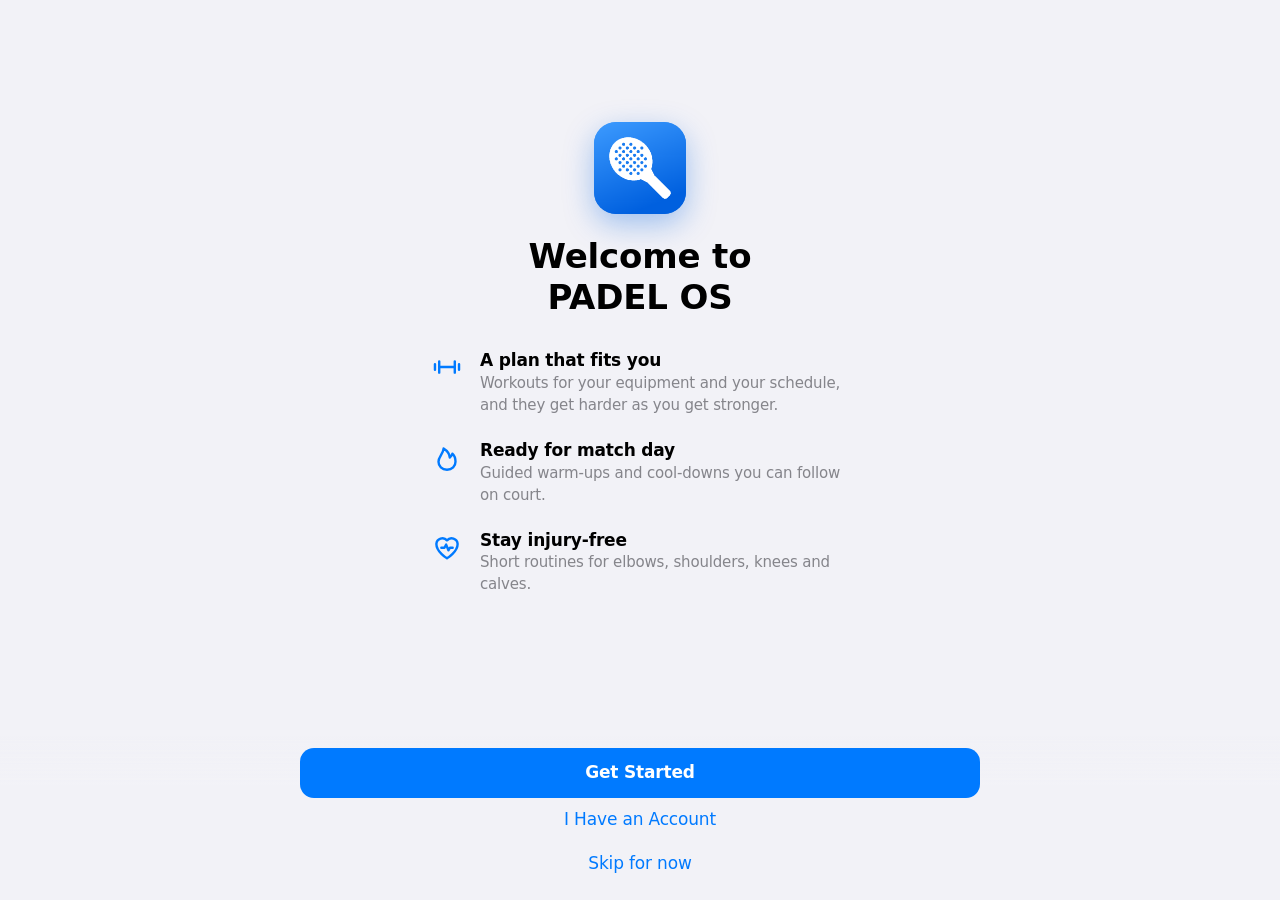
<file: index.html>
<!doctype html>
<html lang="en">
<head>
<meta charset="utf-8">
<meta name="viewport" content="width=device-width,initial-scale=1,viewport-fit=cover">
<meta name="theme-color" content="#F2F2F7" media="(prefers-color-scheme: light)">
<meta name="theme-color" content="#000000" media="(prefers-color-scheme: dark)">
<meta name="apple-mobile-web-app-capable" content="yes">
<meta name="mobile-web-app-capable" content="yes">
<meta name="apple-mobile-web-app-status-bar-style" content="default">
<meta name="apple-mobile-web-app-title" content="PADEL OS">
<meta name="description" content="Private, offline padel strength, warm-ups and injury prevention that adapt to you.">
<link rel="manifest" href="manifest.webmanifest">
<link rel="apple-touch-icon" href="icon-180.png">
<link rel="stylesheet" href="app.css">
<title>PADEL OS</title>
</head>
<body data-route="today">
<main id="app" tabindex="-1"></main>
<div id="restbar" class="restbar" hidden role="timer" aria-live="off"></div>
<nav class="tabbar" aria-label="Tabs">
  <a href="#/today" data-route="today"><svg class="i" viewBox="0 0 24 24" aria-hidden="true"><rect x="3.5" y="5" width="17" height="15.5" rx="3.5"/><path d="M3.5 10h17M8 3v4M16 3v4"/><circle cx="12" cy="15" r="1.6" fill="currentColor" stroke="none"/></svg>Today</a>
  <a href="#/overview" data-route="overview"><svg class="i" viewBox="0 0 24 24" aria-hidden="true"><path d="M5 20V13M12 20V5M19 20v-9"/></svg>Progress</a>
  <a href="#/plan" data-route="plan"><svg class="i" viewBox="0 0 24 24" aria-hidden="true"><path d="M9 6.5h11M9 12h11M9 17.5h11"/><circle cx="4.6" cy="6.5" r="1.3" fill="currentColor" stroke="none"/><circle cx="4.6" cy="12" r="1.3" fill="currentColor" stroke="none"/><circle cx="4.6" cy="17.5" r="1.3" fill="currentColor" stroke="none"/></svg>Week</a>
  <a href="#/court" data-route="court"><svg class="i" viewBox="0 0 24 24" aria-hidden="true"><circle cx="12" cy="4.6" r="2.1"/><path d="M4.5 8.5l7.5 2 7.5-2M12 10.5v4.5M12 15l-4.5 6M12 15l4.5 6"/></svg>Train</a>
</nav>
<dialog id="sheet" class="sheet" aria-label="Details"><div class="grip" aria-hidden="true"></div><div id="sheetBody"></div></dialog>
<div id="toast" class="toast" role="status" aria-live="polite"></div>
<noscript>PADEL OS needs JavaScript.</noscript>
<script type="module" src="main.js"></script>
<script>
// Safety net: if the app hasn't drawn anything after 6 s (for example a half-finished update),
// offer a clean reload that clears the offline copy. Your data is not touched.
setTimeout(function () {
  var app = document.getElementById('app');
  if (!app || app.children.length) return;
  app.innerHTML = '<div style="padding:48px 24px;text-align:center;font:17px -apple-system,system-ui,sans-serif"><p style="margin-bottom:16px">The app didn’t load properly.</p><button id="hardReload" style="font:inherit;padding:12px 20px;border-radius:12px;border:0;background:#0A84FF;color:#fff">Reload</button><p style="margin-top:12px;color:#8E8E93;font-size:14px">Your workouts are safe.</p></div>';
  document.getElementById('hardReload').onclick = function () {
    Promise.resolve(window.caches ? caches.keys().then(function (k) { return Promise.all(k.map(function (n) { return caches.delete(n); })); }) : 0)
      .then(function () { return navigator.serviceWorker ? navigator.serviceWorker.getRegistrations() : []; })
      .then(function (r) { return Promise.all(r.map(function (x) { return x.update(); })); })
      .finally(function () { location.reload(); });
  };
}, 6000);
</script>
</body>
</html>
</file>
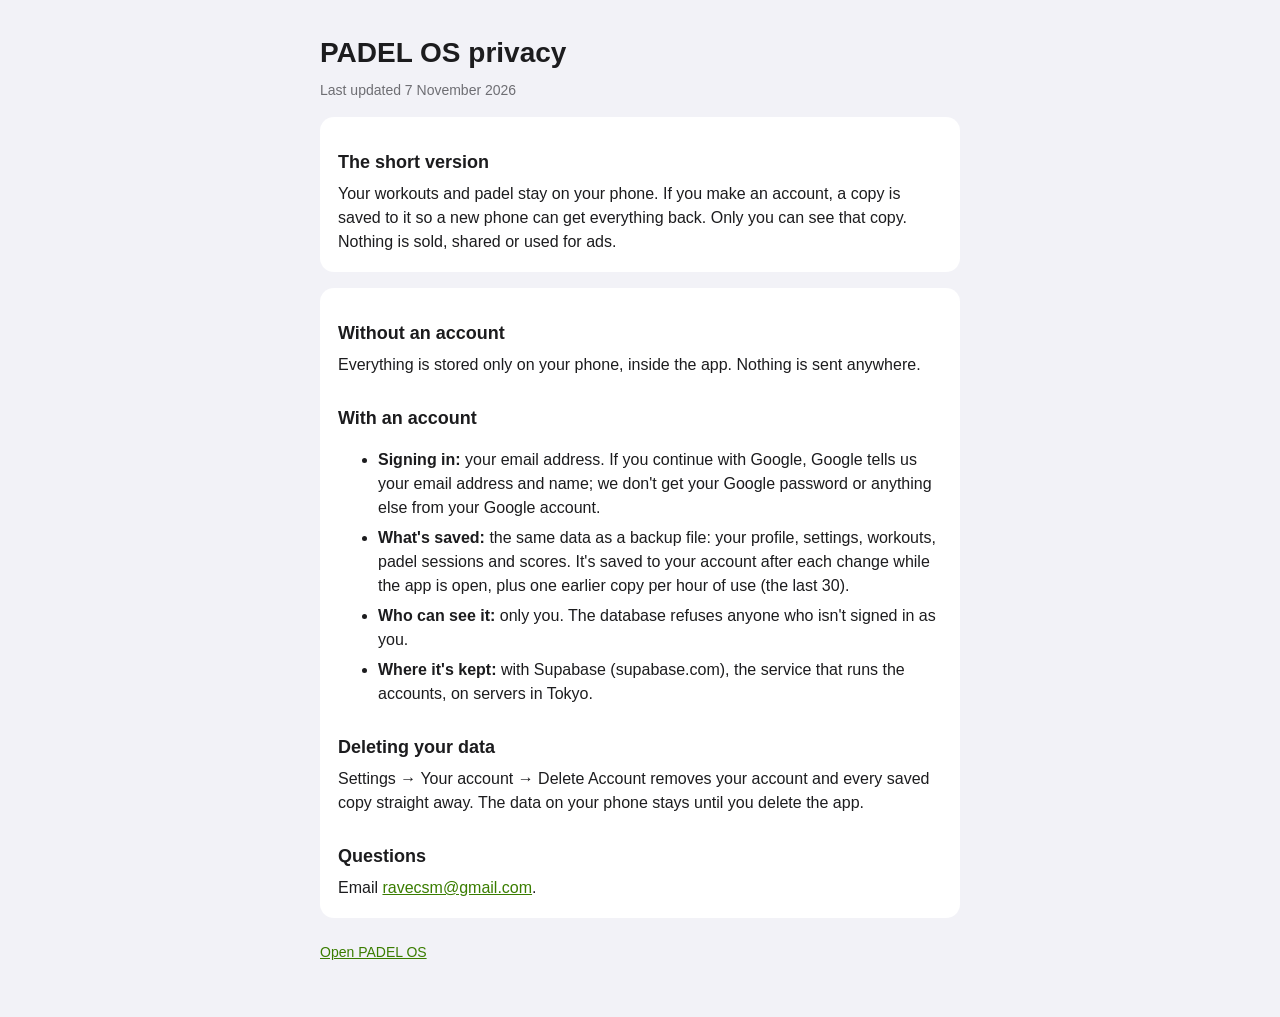
<file: privacy.html>
<!doctype html>
<html lang="en">
<head>
<meta charset="utf-8">
<meta name="viewport" content="width=device-width,initial-scale=1">
<title>PADEL OS Privacy</title>
<style>
  :root { --bg:#F2F2F7; --card:#fff; --text:#1c1c1e; --muted:#6e6e73; --accent:#3a7d00; color-scheme: light dark; }
  @media (prefers-color-scheme: dark) { :root { --bg:#000; --card:#1c1c1e; --text:#f2f2f7; --muted:#a1a1a6; --accent:#c6f432; } }
  body { margin:0; background:var(--bg); color:var(--text); font:16px/1.5 -apple-system, BlinkMacSystemFont, "Segoe UI", Roboto, sans-serif; }
  main { max-width:640px; margin:0 auto; padding:32px 16px 48px; }
  h1 { font-size:28px; margin:0 0 4px; }
  h2 { font-size:18px; margin:28px 0 6px; }
  p, li { margin:6px 0; }
  .muted { color:var(--muted); font-size:14px; }
  section { background:var(--card); border-radius:14px; padding:4px 18px 12px; margin-top:16px; }
  a { color:var(--accent); }
</style>
</head>
<body>
<main>
  <h1>PADEL OS privacy</h1>
  <p class="muted">Last updated 7 November 2026</p>

  <section>
    <h2>The short version</h2>
    <p>Your workouts and padel stay on your phone. If you make an account, a copy is saved to it so a new phone can get everything back. Only you can see that copy. Nothing is sold, shared or used for ads.</p>
  </section>

  <section>
    <h2>Without an account</h2>
    <p>Everything is stored only on your phone, inside the app. Nothing is sent anywhere.</p>

    <h2>With an account</h2>
    <ul>
      <li><strong>Signing in:</strong> your email address. If you continue with Google, Google tells us your email address and name; we don't get your Google password or anything else from your Google account.</li>
      <li><strong>What's saved:</strong> the same data as a backup file: your profile, settings, workouts, padel sessions and scores. It's saved to your account after each change while the app is open, plus one earlier copy per hour of use (the last 30).</li>
      <li><strong>Who can see it:</strong> only you. The database refuses anyone who isn't signed in as you.</li>
      <li><strong>Where it's kept:</strong> with Supabase (supabase.com), the service that runs the accounts, on servers in Tokyo.</li>
    </ul>

    <h2>Deleting your data</h2>
    <p>Settings → Your account → Delete Account removes your account and every saved copy straight away. The data on your phone stays until you delete the app.</p>

    <h2>Questions</h2>
    <p>Email <a href="mailto:ravecsm@gmail.com">ravecsm@gmail.com</a>.</p>
  </section>

  <p class="muted" style="margin-top:24px"><a href="./">Open PADEL OS</a></p>
</main>
</body>
</html>
</file>
<file: app.css>
/* PADEL OS — design system modelled on Apple's Human Interface Guidelines:
   system colours, SF type scale, grouped inset lists, light & dark. */
:root {
  --font: -apple-system, BlinkMacSystemFont, "SF Pro Text", "SF Pro Display", system-ui, "Helvetica Neue", Helvetica, Arial, sans-serif;
  --font-round: ui-rounded, "SF Pro Rounded", -apple-system, BlinkMacSystemFont, system-ui, sans-serif;
  --bg: #F2F2F7; --cell: #FFFFFF; --cell-2: #F2F2F7; --elev: #FFFFFF; --sheet: #F2F2F7; --sheet-cell: #FFFFFF;
  --label: #000000; --label-2: rgba(60, 60, 67, .6); --label-3: rgba(60, 60, 67, .3);
  --sep: rgba(60, 60, 67, .2); --fill: rgba(120, 120, 128, .12); --fill-2: rgba(120, 120, 128, .2);
  --blue: #007AFF; --blue-tint: rgba(0, 122, 255, .12); --on-blue: #FFFFFF;
  --green: #34C759; --orange: #FF9500; --red: #FF3B30; --teal: #30B0C7; --indigo: #5856D6; --pink: #FF2D55;
  --bar: rgba(249, 249, 249, .86); --shadow: 0 1px 2px rgba(0, 0, 0, .04), 0 8px 24px rgba(0, 0, 0, .06);
  --r: 12px; --r-lg: 16px; --safe-b: env(safe-area-inset-bottom); --tab-h: calc(50px + var(--safe-b));
  color-scheme: light;
}
@media (prefers-color-scheme: dark) {
  :root:not([data-theme="light"]) {
    --bg: #000000; --cell: #1C1C1E; --cell-2: #2C2C2E; --elev: #1C1C1E; --sheet: #1C1C1E; --sheet-cell: #2C2C2E;
    --label: #FFFFFF; --label-2: rgba(235, 235, 245, .6); --label-3: rgba(235, 235, 245, .3);
    --sep: rgba(84, 84, 88, .55); --fill: rgba(120, 120, 128, .24); --fill-2: rgba(120, 120, 128, .32);
    --blue: #0A84FF; --blue-tint: rgba(10, 132, 255, .18);
    --green: #30D158; --orange: #FF9F0A; --red: #FF453A; --teal: #40C8E0; --indigo: #5E5CE6; --pink: #FF375F;
    --bar: rgba(22, 22, 24, .86); --shadow: none; color-scheme: dark;
  }
}
:root[data-theme="dark"] {
  --bg: #000000; --cell: #1C1C1E; --cell-2: #2C2C2E; --elev: #1C1C1E; --sheet: #1C1C1E; --sheet-cell: #2C2C2E;
  --label: #FFFFFF; --label-2: rgba(235, 235, 245, .6); --label-3: rgba(235, 235, 245, .3);
  --sep: rgba(84, 84, 88, .55); --fill: rgba(120, 120, 128, .24); --fill-2: rgba(120, 120, 128, .32);
  --blue: #0A84FF; --blue-tint: rgba(10, 132, 255, .18);
  --green: #30D158; --orange: #FF9F0A; --red: #FF453A; --teal: #40C8E0; --indigo: #5E5CE6; --pink: #FF375F;
  --bar: rgba(22, 22, 24, .86); --shadow: none; color-scheme: dark;
}

* { box-sizing: border-box; -webkit-tap-highlight-color: transparent; }
html { background: var(--bg); color: var(--label); font: 17px/1.29 var(--font); letter-spacing: -.01em; -webkit-text-size-adjust: 100%; -webkit-font-smoothing: antialiased; }
body { margin: 0; min-height: 100dvh; background: var(--bg); overscroll-behavior-y: none; }
button, input, select, textarea { font: inherit; color: inherit; letter-spacing: inherit; }
button { cursor: pointer; background: none; border: 0; padding: 0; }
button:disabled { opacity: .35; cursor: default; }
a { color: var(--blue); text-decoration: none; }
p { margin: 0; }
:focus-visible { outline: 3px solid var(--blue); outline-offset: 2px; border-radius: 6px; }
.sr { position: absolute; width: 1px; height: 1px; overflow: hidden; clip: rect(0 0 0 0); }
svg.i { width: 22px; height: 22px; flex: 0 0 auto; fill: none; stroke: currentColor; stroke-width: 1.8; stroke-linecap: round; stroke-linejoin: round; }

/* Type scale (iOS) */
.t-large { font-size: 34px; line-height: 41px; font-weight: 700; letter-spacing: .01em; margin: 0; }
.t-title { font-size: 28px; line-height: 34px; font-weight: 700; margin: 0; }
.t-title2 { font-size: 22px; line-height: 28px; font-weight: 700; margin: 0; }
.t-head { font-size: 17px; font-weight: 600; }
.t-sub { font-size: 15px; line-height: 20px; color: var(--label-2); }
.t-foot { font-size: 13px; line-height: 18px; color: var(--label-2); }
.t-cap { font-size: 12px; line-height: 16px; color: var(--label-2); }
.num { font-family: var(--font-round); font-variant-numeric: tabular-nums; }
.muted { color: var(--label-2); }
.blue { color: var(--blue); } .red { color: var(--red); } .green { color: var(--green); } .orange { color: var(--orange); }

/* Layout */
main { max-width: 680px; margin: 0 auto; padding: calc(8px + env(safe-area-inset-top)) 16px calc(var(--tab-h) + 32px); outline: none; }
body.resting main { padding-bottom: calc(var(--tab-h) + 110px); }
.stack > * + * { margin-top: 24px; }

/* Large title header */
.lt { display: flex; align-items: flex-end; justify-content: space-between; gap: 12px; padding: 8px 4px 4px; margin-bottom: 8px; }
.lt-eyebrow { font-size: 13px; font-weight: 600; color: var(--label-2); text-transform: uppercase; letter-spacing: .02em; margin-bottom: 2px; }
.lt-sub { margin-top: 4px; }
.avatar { width: 36px; height: 36px; border-radius: 50%; background: var(--fill); color: var(--blue); display: grid; place-items: center; font-weight: 600; font-size: 15px; margin-bottom: 4px; }

/* Inline navigation bar (pushed screens) */
.nav { position: sticky; top: 0; z-index: 5; display: grid; grid-template-columns: 1fr auto 1fr; align-items: center; min-height: 44px; margin: calc(-8px - env(safe-area-inset-top)) -16px 4px; padding: env(safe-area-inset-top) 8px 0; background: var(--bar); backdrop-filter: saturate(180%) blur(20px); -webkit-backdrop-filter: saturate(180%) blur(20px); border-bottom: .5px solid var(--sep); }
.nav-title { font-weight: 600; text-align: center; white-space: nowrap; overflow: hidden; text-overflow: ellipsis; max-width: 56vw; }
.nav-title small { display: block; font-size: 12px; font-weight: 400; color: var(--label-2); }
.nav-btn { color: var(--blue); min-height: 44px; display: inline-flex; align-items: center; gap: 2px; padding: 0 8px; font-size: 17px; }
.nav-btn.right { justify-self: end; font-weight: 600; }
.nav-btn svg.i { width: 24px; height: 24px; stroke-width: 2.2; }

/* Grouped inset lists */
.grp { margin: 0 0 28px; }
.grp-h { font-size: 13px; font-weight: 400; color: var(--label-2); text-transform: uppercase; letter-spacing: .02em; margin: 0 16px 7px; }
.grp-h.big { font-size: 20px; font-weight: 700; color: var(--label); text-transform: none; letter-spacing: 0; margin: 0 4px 10px; }
.grp-f { font-size: 13px; line-height: 18px; color: var(--label-2); margin: 7px 16px 0; }
.grp-b { background: var(--cell); border-radius: var(--r); overflow: hidden; }
.row { display: flex; align-items: center; gap: 12px; width: 100%; min-height: 44px; padding: 11px 16px; text-align: left; position: relative; color: var(--label); }
.row + .row::before { content: ''; position: absolute; top: 0; right: 0; left: var(--inset, 16px); border-top: .5px solid var(--sep); }
.row.has-icon { --inset: 60px; }
button.row:active, a.row:active { background: var(--fill); }
.row-main { flex: 1; min-width: 0; }
.row-title { display: block; }
.row-sub { display: block; font-size: 13px; line-height: 18px; color: var(--label-2); margin-top: 1px; }
.row-value { color: var(--label-2); white-space: nowrap; font-size: 17px; }
.chev { width: 8px; height: 13px; flex: 0 0 auto; stroke: var(--label-3); stroke-width: 2.4; fill: none; stroke-linecap: round; stroke-linejoin: round; }
.tile { width: 32px; height: 32px; border-radius: 8px; display: grid; place-items: center; color: #fff; flex: 0 0 auto; background: var(--blue); }
.tile svg.i { width: 19px; height: 19px; stroke-width: 2; }
.tile.lg { width: 44px; height: 44px; border-radius: 11px; } .tile.lg svg.i { width: 24px; height: 24px; }
.tile.green { background: var(--green); } .tile.orange { background: var(--orange); } .tile.teal { background: var(--teal); }
.tile.indigo { background: var(--blue); } .tile.pink { background: var(--orange); }   /* folded into the four-colour system */ .tile.red { background: var(--red); } .tile.gray { background: #8E8E93; }
.row.danger { color: var(--red); justify-content: center; }
.row.action { color: var(--blue); } .row.action.red { color: var(--red); }
.check-mark { color: var(--blue); width: 20px; height: 20px; stroke-width: 2.6; }

/* Cards */
.card { background: var(--cell); border-radius: var(--r-lg); padding: 16px; box-shadow: var(--shadow); }
.card + .card { margin-top: 12px; }
.hero { padding: 20px; }
.hero-top { display: flex; gap: 14px; align-items: center; margin-bottom: 14px; }
.hero h2 { font-size: 22px; line-height: 28px; font-weight: 700; margin: 0; }
.hero .t-sub { margin-top: 2px; }
.hero-note { font-size: 15px; color: var(--label-2); margin-bottom: 16px; line-height: 20px; }
.hero-note.orange { color: var(--orange); }
.banner { display: flex; gap: 12px; align-items: center; width: 100%; text-align: left; background: var(--blue-tint); color: var(--label); border-radius: var(--r-lg); padding: 14px 16px; margin-bottom: 16px; }
.banner b { display: block; font-weight: 600; }
.banner small { display: block; font-size: 13px; color: var(--label-2); margin-top: 2px; }
.banner.warn { background: color-mix(in srgb, var(--orange) 16%, transparent); }
.banner .chev { margin-left: auto; }

/* Buttons */
.btn { display: inline-flex; align-items: center; justify-content: center; gap: 6px; min-height: 50px; padding: 0 20px; border-radius: 14px; font-size: 17px; font-weight: 600; text-align: center; width: 100%; }
.btn.filled { background: var(--blue); color: var(--on-blue); }
.btn.tinted { background: var(--blue-tint); color: var(--blue); }
/* Continue with Google: the four-colour G on a plain button, like Google's own neutral sign-in button. */
.btn.google { background: var(--sheet-cell); color: var(--label); gap: 10px; box-shadow: inset 0 0 0 1px var(--sep, rgba(128,128,128,.35)); }
.btn.google:disabled { opacity: .6; }
.or { display: flex; align-items: center; gap: 10px; margin: 14px 4px; color: var(--label-2); font-size: 13px; }
.or::before, .or::after { content: ''; flex: 1; height: 1px; background: var(--sep, rgba(128,128,128,.35)); }
.btn.gray { background: var(--fill); color: var(--label); }
.btn.plain { background: none; color: var(--blue); min-height: 44px; font-weight: 400; }
.btn.destructive { background: none; color: var(--red); min-height: 44px; font-weight: 400; }
.btn.small { min-height: 34px; padding: 0 14px; border-radius: 17px; font-size: 15px; width: auto; }
.btn:active:not(:disabled) { opacity: .7; }
.btn svg.i { width: 20px; height: 20px; }
.btns { display: grid; gap: 10px; }
.btns.two { grid-template-columns: 1fr 1fr; }
.link { color: var(--blue); }

/* Segmented control + capsule choices */
.chipset { display: flex; flex-wrap: wrap; gap: 8px; }
.chip-btn { min-height: 36px; padding: 0 14px; border-radius: 18px; background: var(--fill); color: var(--label); font-size: 15px; font-weight: 500; }
.chip-btn.on { background: var(--blue); color: var(--on-blue); }
.chip-btn.warn-on { background: var(--orange); color: #fff; }
.seg { display: grid; grid-auto-flow: column; grid-auto-columns: 1fr; background: var(--fill); border-radius: 9px; padding: 2px; gap: 2px; }
.seg button { min-height: 30px; border-radius: 7px; font-size: 13px; font-weight: 500; color: var(--label); }
.seg button[aria-selected="true"] { background: var(--elev); box-shadow: 0 3px 8px rgba(0,0,0,.12), 0 1px 1px rgba(0,0,0,.04); font-weight: 600; }
:root[data-theme="dark"] .seg button[aria-selected="true"] { background: #636366; }
@media (prefers-color-scheme: dark) { :root:not([data-theme="light"]) .seg button[aria-selected="true"] { background: #636366; } }

/* Fields */
.field-l { display: block; font-size: 13px; color: var(--label-2); text-transform: uppercase; letter-spacing: .02em; margin: 20px 16px 7px; }
.field-l:first-child { margin-top: 4px; }
.input { width: 100%; min-height: 44px; border: 0; border-radius: var(--r); background: var(--cell); color: var(--label); padding: 11px 16px; font-size: 17px; }
.sheet .input { background: var(--fill); }
textarea.input { resize: vertical; line-height: 1.35; }
.input::placeholder { color: var(--label-3); }
.grid2 { display: grid; grid-template-columns: 1fr 1fr; gap: 8px; margin-top: 8px; }

/* iOS switch */
.switch { appearance: none; -webkit-appearance: none; width: 51px; height: 31px; border-radius: 16px; background: var(--fill-2); position: relative; flex: 0 0 auto; cursor: pointer; transition: background .2s; margin: 0; }
.switch::after { content: ''; position: absolute; top: 2px; left: 2px; width: 27px; height: 27px; border-radius: 50%; background: #fff; box-shadow: 0 3px 8px rgba(0,0,0,.15), 0 1px 1px rgba(0,0,0,.16); transition: transform .2s; }
.switch:checked { background: var(--green); }
.switch:checked::after { transform: translateX(20px); }

/* Tab bar */
.tabbar { position: fixed; z-index: 9; left: 0; right: 0; bottom: 0; display: grid; grid-template-columns: repeat(4, 1fr); padding: 6px 0 var(--safe-b); background: var(--bar); backdrop-filter: saturate(180%) blur(20px); -webkit-backdrop-filter: saturate(180%) blur(20px); border-top: .5px solid var(--sep); }
.tabbar a { display: grid; justify-items: center; gap: 2px; min-height: 44px; color: #999; font-size: 10px; font-weight: 500; letter-spacing: .01em; }
.tabbar a svg.i { width: 26px; height: 26px; stroke-width: 1.7; }
.tabbar a[aria-current="page"] { color: var(--blue); }
.tabbar a[aria-current="page"] svg.i { stroke-width: 2.1; }
body[data-route="workout"] .tabbar, body[data-route="welcome"] .tabbar, body[data-route="builder"] .tabbar { display: none; }
body[data-route="workout"] main, body[data-route="welcome"] main, body[data-route="builder"] main { padding-bottom: calc(110px + var(--safe-b)); }
body[data-route="workout"].resting main { padding-bottom: calc(190px + var(--safe-b)); }

/* Week strip */
.week { display: grid; grid-template-columns: repeat(7, 1fr); text-align: center; }
.week small { display: block; font-size: 12px; color: var(--label-2); font-weight: 500; margin-bottom: 6px; }
.week .dot { width: 34px; height: 34px; margin: 0 auto; border-radius: 50%; display: grid; place-items: center; font-size: 13px; font-weight: 600; color: var(--label-2); background: var(--fill); }
.week .dot.plan-gym { box-shadow: inset 0 0 0 2px var(--blue); color: var(--blue); background: none; }
.week .dot.plan-padel { box-shadow: inset 0 0 0 2px var(--teal); color: var(--teal); background: none; }
.week .dot.done { background: var(--blue); color: #fff; box-shadow: none; }
.week .dot.done.padel { background: var(--teal); }
.week .today small { color: var(--blue); font-weight: 700; }
.week-foot { margin-top: 14px; font-size: 15px; color: var(--label-2); text-align: center; }

/* Stats tiles */
.tiles { display: grid; grid-template-columns: repeat(2, 1fr); gap: 12px; margin-bottom: 24px; }
.tiles.three { grid-template-columns: repeat(3, 1fr); }
.stat { background: var(--cell); border-radius: var(--r-lg); padding: 12px 14px; box-shadow: var(--shadow); min-width: 0; }
.stat small { display: block; font-size: 13px; color: var(--label-2); font-weight: 500; }
.stat strong { display: block; font-family: var(--font-round); font-size: 26px; line-height: 32px; font-weight: 700; font-variant-numeric: tabular-nums; white-space: nowrap; overflow: hidden; text-overflow: ellipsis; }
.stat strong .u { font-size: 15px; font-weight: 600; color: var(--label-2); margin-left: 2px; }
.stat strong.sm { font-size: 21px; } .stat strong.xs { font-size: 18px; } .stat strong.sm .u, .stat strong.xs .u { font-size: 13px; }

/* Charts */
.chart { width: 100%; height: auto; display: block; margin-top: 8px; }
.chart text { fill: var(--label-2); font-size: 9px; font-family: var(--font); }
.chart text.val { fill: var(--label); font-size: 8.5px; font-weight: 600; }
.chart .gym { fill: var(--blue); } .chart .padel { fill: var(--teal); } .chart .other { fill: #8E8E93; }
.chart.line line { stroke: var(--sep); }
.chart.line .stroke { fill: none; stroke: var(--blue); stroke-width: 2.5; stroke-linejoin: round; stroke-linecap: round; }
.chart.line .area { fill: var(--blue); opacity: .1; }
.chart.line circle { fill: var(--cell); stroke: var(--blue); stroke-width: 2; }
.chart-empty { color: var(--label-2); padding: 20px 0; text-align: center; font-size: 15px; }
.legend { display: flex; gap: 16px; font-size: 12px; color: var(--label-2); margin-top: 10px; }
.legend i { display: inline-block; width: 8px; height: 8px; border-radius: 50%; margin-right: 5px; }
.legend .gym { background: var(--blue); } .legend .padel, .legend .act { background: var(--teal); } .legend .other { background: #8E8E93; } .legend .both { background: linear-gradient(135deg, var(--blue) 50%, var(--teal) 50%); }
.heat { display: grid; grid-template-rows: repeat(7, 1fr); grid-auto-flow: column; grid-auto-columns: 1fr; gap: 3px; margin-top: 8px; }
.heat i { aspect-ratio: 1; border-radius: 3px; background: var(--fill); }
.heat i.gym { background: var(--blue); } .heat i.act { background: var(--teal); } .heat i.both { background: linear-gradient(135deg, var(--blue) 50%, var(--teal) 50%); }
.heat i.future { opacity: .35; }
.spark { width: 56px; height: 22px; flex: 0 0 auto; } .spark path { fill: none; stroke: var(--blue); stroke-width: 2; stroke-linecap: round; }
.chg { font-size: 15px; font-weight: 600; min-width: 44px; text-align: right; color: var(--label-2); } .chg.up { color: var(--green); } .chg.down { color: var(--red); }
.badge-pr { display: inline-flex; align-items: center; gap: 4px; font-size: 13px; font-weight: 600; color: var(--orange); }
.pill-count { min-width: 22px; height: 22px; border-radius: 11px; padding: 0 7px; font-size: 13px; font-weight: 600; display: inline-grid; place-items: center; background: color-mix(in srgb, var(--orange) 18%, transparent); color: var(--orange); }

/* Workout — focus mode */
.wk-dots { display: flex; gap: 6px; justify-content: center; margin: 14px 0 18px; flex-wrap: wrap; }
.wk-dots button { width: 28px; height: 6px; border-radius: 3px; background: var(--fill-2); }
.wk-dots button.done { background: var(--blue); } .wk-dots button.part { background: color-mix(in srgb, var(--blue) 45%, var(--fill-2)); }
.wk-dots button.skip { background: var(--fill); }
.wk-dots button.on { outline: 2px solid var(--blue); outline-offset: 2px; }
.ex-head { display: flex; justify-content: space-between; align-items: flex-start; gap: 8px; padding: 0 4px; }
.ex-head h1 { font-size: 28px; line-height: 34px; font-weight: 700; margin: 2px 0 0; }
.icon-circle { width: 34px; height: 34px; border-radius: 50%; background: var(--fill); color: var(--blue); display: grid; place-items: center; flex: 0 0 auto; }
.icon-circle svg.i { width: 20px; height: 20px; stroke-width: 2.2; }
.coach { padding: 10px 4px 0; }
.coach p + p { margin-top: 4px; }
.coach .goal { font-size: 17px; }
.coach .goal b { font-weight: 600; }
.baseline { display: flex; justify-content: space-between; align-items: flex-end; gap: 12px; background: var(--fill); border-radius: 12px; padding: 10px 12px; margin: 10px 0 8px; }
.baseline small { display: block; font-size: 12px; color: var(--label-2); margin-bottom: 2px; }
.baseline b { font-weight: 600; font-size: 15px; font-variant-numeric: tabular-nums; }
.baseline .bl-max { text-align: right; flex: none; }
.bl-set { margin: -4px 0 10px; }
.how { display: inline-flex; align-items: center; gap: 6px; color: var(--blue); font-size: 15px; margin-top: 10px; min-height: 32px; }
.how svg.i { width: 18px; height: 18px; }
.how-row { display: flex; flex-wrap: wrap; column-gap: 16px; }
.coach-peek { display: flex; align-items: baseline; gap: 10px; width: 100%; padding: 4px 0; background: none; text-align: left; font-size: 13px; line-height: 18px; color: var(--label-2); }
.coach-peek span { flex: 1; min-width: 0; overflow: hidden; text-overflow: ellipsis; white-space: nowrap; }
.coach-peek.blue span { color: var(--blue); }
.how-row .more-btn { margin-left: auto; font-weight: 600; }
.coach-more { margin-top: 6px; }
.tile-stat { background: var(--fill); border-radius: 12px; padding: 10px 12px; display: grid; gap: 2px; }
.tile-stat b { font-size: 22px; font-weight: 700; }
.tile-stat small { font-size: 12px; color: var(--label-2); }
.setcard { margin-top: 18px; padding: 18px 16px 16px; }
.setcard-h { display: flex; justify-content: space-between; align-items: baseline; margin-bottom: 14px; }
.setcard-h b { font-size: 17px; font-weight: 600; }
.steppers { display: grid; gap: 12px; }
.stepper { display: grid; grid-template-columns: 54px 1fr 54px; align-items: center; background: var(--cell-2); border-radius: 14px; padding: 6px; }
.stepper button { width: 54px; height: 54px; border-radius: 12px; background: var(--cell); color: var(--blue); display: grid; place-items: center; box-shadow: var(--shadow); }
.stepper button svg.i { width: 24px; height: 24px; stroke-width: 2.4; }
.stepper label { text-align: center; display: grid; }
.stepper input { width: 100%; border: 0; background: none; text-align: center; font-family: var(--font-round); font-size: 34px; line-height: 40px; font-weight: 700; font-variant-numeric: tabular-nums; color: var(--label); padding: 0; -moz-appearance: textfield; }
.stepper input::-webkit-outer-spin-button, .stepper input::-webkit-inner-spin-button { -webkit-appearance: none; margin: 0; }
.stepper input::placeholder { color: var(--label); }
.stepper .unit { font-size: 13px; color: var(--label-2); margin-top: -2px; }
.setcard .btn.filled { margin-top: 16px; min-height: 54px; font-size: 18px; }
.feel { margin: 4px 0 16px; padding-bottom: 16px; border-bottom: .5px solid var(--sep); }
.feel p { font-size: 15px; color: var(--label-2); margin-bottom: 8px; }
.feel .seg button { min-height: 34px; font-size: 14px; }
.done-list { margin-top: 18px; }
.done-list .row-title { font-variant-numeric: tabular-nums; }
.tick { width: 24px; height: 24px; border-radius: 50%; background: var(--blue); color: #fff; display: grid; place-items: center; flex: 0 0 auto; }
.tick svg.i { width: 14px; height: 14px; stroke-width: 3; }
.tick.empty { background: none; box-shadow: inset 0 0 0 1.5px var(--label-3); }
.all-done { text-align: center; padding: 22px 16px 16px; }
.all-done .big-tick { width: 56px; height: 56px; border-radius: 50%; background: var(--blue); color: #fff; display: grid; place-items: center; margin: 0 auto 10px; }
.all-done .big-tick svg.i { width: 30px; height: 30px; stroke-width: 3; }
.wk-bottom { position: fixed; z-index: 6; left: 0; right: 0; bottom: 0; display: grid; grid-template-columns: auto minmax(0, 1fr); gap: 10px; padding: 10px 16px calc(10px + var(--safe-b)); background: var(--bar); backdrop-filter: saturate(180%) blur(20px); -webkit-backdrop-filter: saturate(180%) blur(20px); border-top: .5px solid var(--sep); }
.wk-bottom .btn { min-height: 50px; }
.wk-bottom .btn.square { width: 50px; padding: 0; }
.wk-bottom .btn { min-width: 0; }
.wk-bottom .btn span { display: block; min-width: 0; overflow: hidden; text-overflow: ellipsis; white-space: nowrap; }
.finish-hero { text-align: center; padding: 16px 0 8px; }
.finish-hero .big-tick { width: 72px; height: 72px; border-radius: 50%; background: var(--green); color: #fff; display: grid; place-items: center; margin: 0 auto 14px; }
.finish-hero .big-tick svg.i { width: 38px; height: 38px; stroke-width: 3; }
.prs { display: grid; gap: 8px; }

/* Rest timer capsule */
.restbar { position: fixed; z-index: 8; left: 12px; right: 12px; bottom: calc(var(--tab-h) + 10px); display: grid; grid-template-columns: 1fr auto auto auto; gap: 8px; align-items: center; padding: 10px 10px 10px 18px; border-radius: 22px; background: var(--elev); color: var(--label); box-shadow: 0 10px 40px rgba(0,0,0,.18), 0 0 0 .5px var(--sep); overflow: hidden; }
body[data-route="workout"] .restbar { bottom: calc(82px + var(--safe-b)); }
.restbar[hidden] { display: none; }
.rest-fill { position: absolute; left: 0; right: 0; bottom: 0; height: 3px; background: var(--blue); transform-origin: left; transition: transform .25s linear; }
.rest-main { display: grid; min-width: 0; }
.rest-main .lbl-rest { font-size: 12px; color: var(--label-2); white-space: nowrap; overflow: hidden; text-overflow: ellipsis; }
.rest-time { font-family: var(--font-round); font-size: 32px; line-height: 36px; font-weight: 700; font-variant-numeric: tabular-nums; }
.restbar button { min-width: 48px; height: 44px; border-radius: 22px; background: var(--fill); color: var(--blue); font-weight: 600; font-size: 15px; padding: 0 12px; }
.restbar .rest-skip { background: var(--blue); color: #fff; }

/* Court player */
.cplayer { text-align: center; padding-top: 8px; }
.ring { width: 240px; height: 240px; margin: 18px auto 14px; position: relative; }
.ring svg { width: 100%; height: 100%; transform: rotate(-90deg); }
.ring circle { fill: none; stroke-width: 14; }
.ring .bg { stroke: var(--fill); } .ring .fg { stroke: var(--blue); stroke-linecap: round; transition: stroke-dashoffset .25s linear; }
.ring .cp-time { position: absolute; inset: 0; display: grid; place-items: center; font-family: var(--font-round); font-size: 60px; font-weight: 700; font-variant-numeric: tabular-nums; }
.cplayer h2 { font-size: 24px; line-height: 30px; font-weight: 700; margin: 4px 0 6px; }
.cp-cue { font-size: 17px; color: var(--label-2); line-height: 23px; min-height: 46px; padding: 0 8px; }
.cp-ctrls { display: flex; justify-content: center; align-items: center; gap: 28px; margin: 22px 0 14px; }
.cp-ctrls button { width: 54px; height: 54px; border-radius: 50%; background: var(--fill); color: var(--label); display: grid; place-items: center; }
.cp-ctrls button.main { width: 72px; height: 72px; background: var(--blue); color: #fff; }
.cp-ctrls svg.i { width: 26px; height: 26px; stroke-width: 2.2; }
.cp-ctrls .main svg.i { width: 30px; height: 30px; fill: currentColor; }
.steps { counter-reset: s; }
.steps .row-title::before { counter-increment: s; content: counter(s) '. '; color: var(--label-2); }

/* Onboarding */
body[data-route="welcome"] main, body[data-route="builder"] main { padding-top: calc(16px + env(safe-area-inset-top)); }
.wiz-top { display: grid; grid-template-columns: 70px 1fr 70px; align-items: center; min-height: 44px; margin-bottom: 8px; }
.wiz-top .nav-btn { padding: 0; }
.dots { display: flex; gap: 6px; justify-content: center; }
.dots i { width: 7px; height: 7px; border-radius: 50%; background: var(--fill-2); }
.dots i.on { background: var(--blue); }
.wiz-q { padding: 8px 4px 20px; }
.wiz-q h1 { font-size: 30px; line-height: 36px; font-weight: 700; margin: 0 0 6px; }
.wiz-bottom { position: fixed; left: 0; right: 0; bottom: 0; padding: 12px 16px calc(14px + var(--safe-b)); background: linear-gradient(to top, var(--bg) 70%, transparent); z-index: 6; }
.wiz-bottom .inner { max-width: 680px; margin: 0 auto; }
.welcome { text-align: center; padding: 6vh 8px 0; }
.app-icon { width: 92px; height: 92px; border-radius: 22px; margin: 0 auto 22px; display: grid; place-items: center; color: #fff; background: linear-gradient(160deg, #3D9BFF, #0060DF); box-shadow: 0 10px 30px rgba(0,96,223,.35); }
.app-icon svg.i { width: 54px; height: 54px; stroke-width: 1.6; }
.welcome h1 { font-size: 34px; line-height: 41px; font-weight: 700; margin: 0 0 32px; }
.features { text-align: left; display: grid; gap: 24px; margin: 0 auto; max-width: 420px; }
.feature { display: flex; gap: 16px; align-items: flex-start; }
.feature svg.i { width: 34px; height: 34px; color: var(--blue); stroke-width: 1.7; }
.feature b { display: block; font-weight: 600; }
.feature span { color: var(--label-2); font-size: 15px; line-height: 20px; }
.plan-week { display: grid; grid-template-columns: repeat(7, 1fr); gap: 4px; text-align: center; }
.plan-week div { background: var(--cell); border-radius: 10px; padding: 8px 0; font-size: 12px; color: var(--label-2); }
.plan-week b { display: block; font-size: 13px; color: var(--label); margin-top: 2px; font-weight: 600; }

/* Sheets, alerts, toast */
/* Every pop-up: a card in the middle of the screen, where the eye is, over a blurred background. */
.sheet { color: var(--label); background: var(--sheet); border: 0; width: calc(100% - 24px); max-width: 480px; max-height: calc(100dvh - 48px - var(--safe-t, 0px) - var(--safe-b)); margin: auto; border-radius: 22px; padding: 18px 14px 16px; overflow: auto; box-shadow: 0 24px 64px rgba(0, 0, 0, .45), inset 0 0 0 .5px rgba(255, 255, 255, .1); }
.sheet::backdrop { background: rgba(0, 0, 0, .3); -webkit-backdrop-filter: blur(16px) saturate(130%); backdrop-filter: blur(16px) saturate(130%); }
.sheet[open] { animation: pop .32s cubic-bezier(.2, .9, .3, 1); }
.sheet .btns { margin-bottom: 0; }
.grip { display: none; width: 36px; height: 5px; border-radius: 3px; background: var(--fill-2); margin: 0 auto 12px; position: relative; }
/* A bigger invisible target around the grip, so it's easy to grab and swipe down. */
.grip::before { content: ''; position: absolute; inset: -14px -60px; }
.sheet-title { font-size: 20px; font-weight: 700; margin: 4px 4px 4px; }
.sheet-sub { font-size: 15px; color: var(--label-2); margin: 0 4px 16px; line-height: 20px; }
.sheet .grp-b, .sheet .card { background: var(--sheet-cell); }
.alert-text { text-align: center; padding: 8px 8px 18px; }
.alert-text b { display: block; font-size: 17px; font-weight: 600; margin-bottom: 4px; }
@keyframes up { from { transform: translateY(60px); opacity: .6; } }
@keyframes pop { from { transform: scale(.94) translateY(12px); opacity: 0; } }
.toast { position: fixed; z-index: 20; left: 50%; top: calc(10px + env(safe-area-inset-top)); transform: translate(-50%, -16px); background: var(--elev); color: var(--label); padding: 10px 12px 10px 18px; border-radius: 22px; opacity: 0; pointer-events: none; transition: .25s cubic-bezier(.2,.9,.3,1); width: max-content; max-width: 92vw; font-size: 15px; font-weight: 600; display: flex; gap: 12px; align-items: center; box-shadow: 0 8px 30px rgba(0,0,0,.18), 0 0 0 .5px var(--sep); }
.toast.show { opacity: 1; transform: translate(-50%, 0); pointer-events: auto; }
.toast button { color: var(--blue); font-weight: 600; min-height: 32px; padding: 0 6px; }
.toast:not(:has(button)) { padding-right: 18px; }

.empty { text-align: center; padding: 48px 24px; }
.empty svg.i { width: 48px; height: 48px; color: var(--label-3); margin-bottom: 12px; }
.empty b { display: block; font-size: 20px; font-weight: 600; margin-bottom: 6px; }
.empty p { color: var(--label-2); margin-bottom: 20px; }
dl.kv { display: grid; grid-template-columns: auto 1fr; margin: 0; }
.fine { font-size: 12px; color: var(--label-2); text-align: center; margin: 8px 16px 0; line-height: 16px; }

@media (min-width: 700px) {
  .tabbar { padding-left: calc(50% - 340px); padding-right: calc(50% - 340px); }
  .restbar, .wk-bottom { left: 50%; right: auto; width: 680px; transform: translateX(-50%); }
}
@media (max-width: 350px) { .t-large { font-size: 30px; } .ex-head h1 { font-size: 24px; } .tiles.three { grid-template-columns: repeat(2, 1fr); } }
@media (prefers-reduced-motion: reduce) { * { transition: none !important; animation: none !important; } }
.btn.gray.red { color: var(--red); }
.row.red, .row.red .row-sub { color: var(--red); }
.row.is-today .row-title { color: var(--blue); font-weight: 600; }

/* Body map */
.bodymap { --bm-body: color-mix(in srgb, var(--label) 7%, var(--cell)); --bm-idle: color-mix(in srgb, var(--label) 15%, var(--cell));
  width: 100%; max-width: 250px; height: auto; display: block; margin: 4px auto 0; overflow: visible; -webkit-tap-highlight-color: transparent; }
.bodymap.labelled { max-width: 400px; }
.bodymap .bm-body { fill: var(--bm-body); stroke: color-mix(in srgb, var(--label) 14%, var(--cell)); stroke-width: .7; }
.bodymap .bm-label { fill: var(--label-2); font-size: 9px; font-family: var(--font); }
.bodymap .bm-part { transition: fill-opacity .2s; stroke: var(--bm-body); stroke-width: .9; stroke-linejoin: round; cursor: pointer; }
.bodymap .bm-part.on { stroke: var(--label); stroke-width: .8; }
.bodymap .bm-callout path { stroke: var(--label-3); stroke-width: .7; fill: none; }
.bodymap .bm-callout circle { fill: var(--label-2); }
.bodymap .bm-callout text { fill: var(--label-2); font-size: 10.5px; font-family: var(--font); }
.bodymap .bm-callout.main path { stroke: var(--label-2); }
.bodymap .bm-callout.main circle { fill: var(--label); }
.bodymap .bm-callout.main text { fill: var(--label); font-weight: 600; }
.bodymap .bm-tip { pointer-events: none; }
.bodymap .bm-tip rect { fill: var(--label); opacity: .88; }
.bodymap .bm-tip text { fill: var(--cell); font-size: 10.5px; font-weight: 600; font-family: var(--font); text-anchor: middle; }
.bm-legend { display: flex; align-items: center; justify-content: center; gap: 8px; font-size: 12px; color: var(--label-2); margin-top: 8px; }
.bm-legend i { width: 72px; height: 8px; border-radius: 4px; background: linear-gradient(90deg, color-mix(in srgb, var(--blue) 30%, transparent), var(--blue)); }
.mbar { height: 6px; border-radius: 3px; background: var(--fill); overflow: hidden; margin-top: 6px; position: relative; }
.mbar b { position: absolute; top: 0; bottom: 0; left: 0; background: var(--blue); border-radius: 3px; }
.mbar .zone { position: absolute; top: 0; bottom: 0; background: color-mix(in srgb, var(--green) 25%, transparent); }
.mstat { font-size: 13px; font-weight: 600; }
.mstat.build { color: var(--green); } .mstat.maintain { color: var(--blue); } .mstat.light, .mstat.none { color: var(--label-2); } .mstat.high { color: var(--orange); }
.mchips { display: flex; flex-wrap: wrap; gap: 6px; margin-top: 12px; }
.mchips span { font-size: 13px; padding: 4px 10px; border-radius: 12px; background: var(--blue-tint); color: var(--blue); font-weight: 500; }
.mchips span.sec { background: var(--fill); color: var(--label-2); }
.mbar, .mbar b, .mbar .zone { display: block; }
.row-value { min-width: 0; max-width: 62%; overflow: hidden; text-overflow: ellipsis; }
.row-main { flex-shrink: 1; }

/* Pentagon & level */
.radar { width: 100%; height: auto; display: block; }
.radar .rd-ring { fill: none; stroke: var(--sep); stroke-width: 1; }
.radar .rd-prev { fill: none; stroke: var(--label-3); stroke-width: 1.5; stroke-dasharray: 4 4; }
.radar .rd-cur { fill: var(--blue); fill-opacity: .22; stroke: var(--blue); stroke-width: 2.5; stroke-linejoin: round; }
.radar .rd-dot { fill: var(--cell); stroke: var(--blue); stroke-width: 2; }
.radar .rd-label { fill: var(--label-2); font-size: 19px; font-family: var(--font); font-weight: 600; }
.radar .rd-score { fill: var(--label); font-size: 23px; font-family: var(--font-round); font-weight: 700; }
.bm-legend span { display: inline-flex; align-items: center; margin: 0 6px; }
.lvl-top { display: flex; align-items: center; gap: 12px; }
.lvl-top b { display: block; font-weight: 600; }
.lvl-top small { display: block; font-size: 13px; color: var(--label-2); }
.lvl-badge { width: 40px; height: 40px; border-radius: 12px; background: linear-gradient(160deg, #3D9BFF, #0060DF); color: #fff; display: grid; place-items: center; font-family: var(--font-round); font-weight: 700; font-size: 19px; flex: 0 0 auto; }

/* Overview */
.upnext { display: flex; align-items: center; gap: 12px; width: 100%; text-align: left; padding: 12px 14px; color: var(--label); }
.upnext .row-title { font-weight: 600; }
.cal-head { display: flex; align-items: center; justify-content: space-between; margin: 0 4px 10px; }
.cal-head > span { display: flex; gap: 8px; }
.cal { display: grid; grid-template-columns: repeat(7, 1fr); gap: 4px 0; text-align: center; }
.cal > small { font-size: 12px; color: var(--label-2); font-weight: 500; padding-bottom: 6px; }
.cday { display: grid; justify-items: center; gap: 3px; padding: 4px 0 6px; border-radius: 10px; min-height: 44px; color: var(--label); }
.cday span:first-child { font-size: 15px; font-variant-numeric: tabular-nums; width: 28px; height: 28px; line-height: 28px; border-radius: 50%; }
.cday.today span:first-child { background: var(--blue); color: #fff; font-weight: 700; }
.cday.out { opacity: .3; }
.cday:active { background: var(--fill); }
.cdots { display: flex; gap: 3px; height: 8px; }
.cd { width: 7px; height: 7px; border-radius: 50%; display: block; }
.cd.gym { background: var(--blue); } .cd.padel, .cd.other { background: var(--teal); }
.cd.missed { background: none; box-shadow: inset 0 0 0 1.5px var(--label-3); }
/* Planned: a small faint filled dot, so it never reads as the hollow "missed" ring. */
.cd.plan { background: currentColor; opacity: .45; transform: scale(.75); color: var(--label-2); } .cd.plan.gym { color: var(--blue); } .cd.plan.padel { color: var(--teal); }
.row.todo .row-title { color: var(--label-2); }
.pill-sore { font-size: 12px; font-weight: 600; color: var(--orange); background: color-mix(in srgb, var(--orange) 14%, transparent); border-radius: 8px; padding: 2px 7px; }
.legend i.cd.plan { width: 8px; height: 8px; border-radius: 50%; background: var(--label-2); }

/* Set editor (saved workouts) */
.eset { gap: 10px; }
.eset .row-title { flex: 0 0 18px; color: var(--label-2); font-variant-numeric: tabular-nums; }
.ein { flex: 1; display: flex; align-items: baseline; gap: 4px; min-width: 0; }
.ein .input { width: 100%; min-width: 0; padding: 6px 8px; text-align: right; font-variant-numeric: tabular-nums; }
.ein span { font-size: 13px; color: var(--label-2); flex: none; }
.eset-del { flex: none; width: 28px; height: 28px; border-radius: 50%; border: 0; background: var(--fill); color: var(--red); display: grid; place-items: center; }
.eset-del .i { width: 16px; height: 16px; }

/* Pain-aware note on an exercise */
.pain-note { background: color-mix(in srgb, var(--orange) 12%, transparent); border-radius: 12px; padding: 8px 12px; margin: 8px 0; font-size: 14px; line-height: 19px; }
.pain-note b { font-weight: 600; }
.pain-acts { display: flex; flex-wrap: wrap; align-items: center; gap: 4px 16px; margin-top: 4px; }
.pain-acts .link { font-size: 14px; min-height: 28px; }
.pain-acts .btn { width: auto; min-height: 34px; padding: 0 14px; font-size: 15px; }

/* Warm-up ramp and plates */
.warmup { display: flex; flex-direction: column; gap: 2px; padding: 8px 12px; margin: 0 0 8px; border-left: 3px solid var(--blue); background: var(--fill); border-radius: 0 10px 10px 0; }
.warmup small { font-size: 12px; color: var(--label-2); }
.warmup span { font-weight: 600; font-size: 15px; font-variant-numeric: tabular-nums; }
.warmup i { font-style: normal; font-weight: 400; color: var(--label-2); }
.plates { display: block; width: 100%; margin: -2px 0 12px; font-size: 14px; color: var(--blue); text-align: center; font-variant-numeric: tabular-nums; background: none; }
.plate-row { display: flex; align-items: center; gap: 6px; min-height: 104px; flex-wrap: wrap; margin: 4px 0 8px; }
.plate { display: grid; place-items: center; width: 34px; height: var(--h); border-radius: 6px; background: var(--label); color: var(--bg, #fff); font-weight: 700; font-size: 13px; font-variant-numeric: tabular-nums; }

/* Supersets */
.ss-tag { display: inline-block; margin-top: 4px; padding: 2px 10px; border-radius: 10px; background: color-mix(in srgb, var(--orange) 16%, transparent); color: var(--orange); font-size: 13px; font-weight: 600; }
.wk-dots button.ss { box-shadow: 0 2px 0 var(--orange); }

/* Weekly review */
.rv-week { display: grid; grid-template-columns: repeat(7, 1fr); padding: 14px 8px; }
.rv-day { display: grid; justify-items: center; gap: 6px; }
.rv-day small { font-size: 12px; color: var(--label-2); }
.rv-dot { width: 22px; height: 22px; border-radius: 50%; background: var(--fill); }
.rv-dot.gym { background: var(--blue); }
.rv-dot.padel { background: var(--teal, #30B0C7); }
.rv-dot.other { background: #8E8E93; opacity: .6; }
.rv-dot.missed { background: none; box-shadow: inset 0 0 0 2px var(--label-3); }

/* Rest ended while away; screen-on status on the workout screen */
.restbar .rest-time.late { font-size: 17px; color: var(--orange); }
.awake { display: flex; align-items: center; gap: 6px; margin: -4px 0 12px; font-size: 13px; color: var(--label-2); }
.awake i { width: 7px; height: 7px; border-radius: 50%; background: var(--green); flex: none; }
.awake.off i { background: var(--label-3); }
.awake button { color: inherit; text-decoration: underline; font-size: inherit; background: none; padding: 0; }

/* New workout editor */
.nw-row { gap: 8px; }
.nw-num { flex: 0 0 18px; color: var(--label-2); font-variant-numeric: tabular-nums; }
.nw-btn { flex: none; width: 30px; height: 30px; border-radius: 50%; background: var(--fill); color: var(--blue); display: grid; place-items: center; }
.nw-btn .i { width: 16px; height: 16px; }
.nw-btn.del { color: var(--red); }
.nw-btn:disabled { opacity: .3; }

/* Muscles line under the exercise name, and map legend swatches */
.mline { display: flex; flex-wrap: wrap; gap: 2px 8px; margin-top: 4px; padding: 0; background: none; text-align: left; font-size: 14px; line-height: 1.35; color: var(--blue); }
.mline b { font-weight: 600; }
.mline span { color: var(--label-2); }
.mline span::before { content: '+ '; }
.bm-legend .lg { display: inline-block; width: 12px; height: 12px; border-radius: 3px; margin-right: 5px; vertical-align: -1px; background: var(--blue); }
.bm-legend .lg.sec { opacity: .38; }

/* ── Padel identity: ball accent, faint court lines on the main card, rounded numbers ── */
:root { --ball: #B8D82A; --court-line: rgba(0, 122, 120, .07); }
@media (prefers-color-scheme: dark) { :root:not([data-theme="light"]) { --ball: #D2EE3C; --court-line: rgba(64, 200, 224, .08); } }
:root[data-theme="dark"] { --ball: #D2EE3C; --court-line: rgba(64, 200, 224, .08); }
.brand { display: inline-flex; align-items: center; gap: 6px; }
.brand-ball { width: 9px; height: 9px; border-radius: 50%; background: var(--ball); box-shadow: inset -1.5px -1.5px 0 rgba(0,0,0,.12); flex: none; }
/* A padel court seen from above, cropped in the corner of the main card. */
.hero { position: relative; overflow: hidden; isolation: isolate; }
.hero::before { content: ''; position: absolute; z-index: -1; right: -34px; top: -26px; width: 150px; height: 230px; border: 2px solid var(--court-line); border-radius: 4px; transform: rotate(-14deg);
  background: linear-gradient(var(--court-line), var(--court-line)) center 50% / 100% 2px no-repeat,
              linear-gradient(var(--court-line), var(--court-line)) center 22% / 100% 2px no-repeat,
              linear-gradient(var(--court-line), var(--court-line)) center 78% / 100% 2px no-repeat,
              linear-gradient(var(--court-line), var(--court-line)) center center / 2px 56% no-repeat; }
.hero .t-foot:first-child { display: inline-flex; align-items: center; gap: 6px; }
.hero .t-foot:first-child::before { content: ''; width: 7px; height: 7px; border-radius: 50%; background: var(--ball); }
.week-foot, .tile-stat b, .hero h2 { font-variant-numeric: tabular-nums; }
.tile-stat b, .week-foot b { font-family: var(--font-round); }

/* ── Quieter Today ── */
.strip { display: flex; align-items: center; gap: 10px; padding: 8px 12px; margin-bottom: 12px; border-radius: 12px; background: var(--fill); font-size: 14px; color: var(--label-2); }
.strip .i { width: 17px; height: 17px; color: var(--blue); flex: none; }
.strip span { flex: 1; min-width: 0; }
.strip button { font-size: 14px; font-weight: 600; color: var(--blue); white-space: nowrap; }
.strip button.later { font-weight: 400; color: var(--label-2); }
.done-card { display: flex; align-items: center; gap: 12px; }
.done-card .row-main { flex: 1; min-width: 0; }
.done-card b { display: block; font-size: 17px; }
.done-card small { display: block; font-size: 13px; color: var(--label-2); margin-top: 1px; }
.done-next { margin-top: 12px; padding-top: 12px; border-top: .5px solid var(--sep); display: flex; align-items: center; gap: 10px; width: 100%; text-align: left; }
.done-next .row-main small { color: var(--label-2); }

/* ── Week strip: filled = done, ring = planned, colour = gym or padel, dot = rest ── */
.week .dot { background: none; }
.week .dot.rest::after { content: ''; width: 6px; height: 6px; border-radius: 50%; background: var(--fill-2); }
.week > div { position: relative; padding-bottom: 8px; }
.week .today::after { content: ''; position: absolute; left: 50%; bottom: 0; width: 5px; height: 5px; margin-left: -2.5px; border-radius: 50%; background: var(--label); }
.week-key { display: flex; justify-content: center; gap: 14px; margin-top: 10px; font-size: 12px; color: var(--label-2); }
.week-key span { display: inline-flex; align-items: center; white-space: nowrap; }
.week-key i { display: inline-block; flex: none; width: 9px; height: 9px; border-radius: 50%; margin-right: 5px; vertical-align: -1px; }
.week-key i.ring { background: none; box-shadow: inset 0 0 0 1.5px var(--label-3); }

/* ── Charts ── */
.mchips details { display: contents; }
.mchips summary { list-style: none; font-size: 13px; padding: 4px 10px; border-radius: 12px; color: var(--blue); font-weight: 600; cursor: pointer; }
.mchips summary::-webkit-details-marker { display: none; }
.mchips details[open] summary { display: none; }
.chart .avg { stroke: var(--label-3); stroke-dasharray: 4 4; stroke-width: 1; }
.chart text.avg-l { fill: var(--label-2); font-size: 9px; }

/* ── Lighter lists: tiles instead of long rows ── */
.tile-grid { display: grid; grid-template-columns: 1fr 1fr; gap: 10px; }
.tile-grid button { display: grid; gap: 8px; align-content: start; text-align: left; padding: 12px; min-height: 92px; border-radius: var(--r-lg); background: var(--cell); box-shadow: var(--shadow); }
.tile-grid b { font-size: 15px; font-weight: 600; line-height: 19px; }
.tile-grid small { font-size: 12px; color: var(--label-2); line-height: 16px; margin-top: -4px; }
.lib-tools { display: flex; gap: 8px; margin-bottom: 12px; }
.lib-tools .input { flex: 1; margin: 0; }
.lib-tools .icon-circle { width: 44px; height: 44px; flex: none; }

/* ── Court panel (Today): deep court blue, ball-green action, white text. Same in light and
   dark, and high contrast so it reads outdoors. ── */
:root { --court: #0B3D6E; --court-2: #0E4A84; --court-ink: #FFFFFF; --court-ink-2: rgba(224, 238, 255, .72); --on-ball: #1E2A00; }
.court-stack { background: var(--court); border-radius: 20px; overflow: hidden; color: var(--court-ink); box-shadow: 0 10px 30px rgba(11, 61, 110, .22); }
.court-stack > .card { background: none; box-shadow: none; border-radius: 0; color: var(--court-ink); }
.court-stack .hero::before { --court-line: rgba(255, 255, 255, .09); }
.court-stack .hero h2, .court-stack .done-card b, .court-stack .row-title { color: var(--court-ink); }
.court-stack .t-sub, .court-stack .hero-note, .court-stack .t-foot, .court-stack small, .court-stack .done-card small { color: var(--court-ink-2); }
.court-stack .hero-note.orange { color: #FFB340; }
.court-stack .btn.filled { background: var(--ball); color: var(--on-ball); }
.court-stack .btn.tinted { background: rgba(255, 255, 255, .14); color: var(--court-ink); }
.court-stack .btn.plain { color: var(--court-ink); }
.court-stack .chev { stroke: var(--court-ink-2); }
.court-stack .done-next { border-top-color: rgba(255, 255, 255, .14); }
.court-stack .tile-stat { background: rgba(255, 255, 255, .1); }
.court-stack .tile-stat small { color: var(--court-ink-2); }
/* Rings row: the bottom of the court panel, a shade lighter. */
.court-rings { display: grid; grid-template-columns: repeat(3, 1fr); gap: 6px; width: 100%; padding: 12px 10px 14px; background: var(--court-2); color: var(--court-ink); }
.ring-stat { display: grid; justify-items: center; gap: 4px; }
.ring-stat svg { width: 64px; height: 64px; }
.ring-stat small { font-size: 12px; color: var(--court-ink-2); }
.rg-bg { fill: none; stroke: rgba(255, 255, 255, .14); stroke-width: 6; }
.rg-fg { fill: none; stroke-width: 6; stroke-linecap: round; }
.rg-big { fill: var(--court-ink); font-family: var(--font-round); font-size: 15px; font-weight: 700; }
.rg-small { fill: var(--court-ink-2); font-size: 8px; font-weight: 600; }
/* Compact recovery: three bars. */
.rec-strip { display: grid; gap: 10px; width: 100%; text-align: left; }
.rs-part { display: grid; grid-template-columns: 84px 1fr 40px; align-items: center; gap: 10px; font-size: 15px; }
.rs-part i { height: 8px; border-radius: 4px; background: var(--fill); overflow: hidden; }
.rs-part b { display: block; height: 100%; border-radius: 4px; }
.rs-part em { font-style: normal; font-family: var(--font-round); font-weight: 700; text-align: right; font-variant-numeric: tabular-nums; }
.rec-strip .t-foot { display: flex; align-items: center; justify-content: space-between; margin-top: 2px; }
.court-stack .done-next .row-main small { color: var(--court-ink-2); }

/* ── Court style, rolled out: workout set card, rest bar, Plan, Mobility, Progress ── */
.setcard, .all-done { background: var(--court); color: var(--court-ink); box-shadow: 0 10px 30px rgba(11, 61, 110, .22); }
.setcard .setcard-h b, .all-done .t-title2 { color: var(--court-ink); }
.setcard .t-foot, .all-done .t-sub, .setcard .feel p { color: var(--court-ink-2); }
.setcard .feel { border-bottom-color: rgba(255, 255, 255, .14); }
.setcard .stepper { background: var(--court-2); }
.setcard .stepper button { background: rgba(255, 255, 255, .12); color: var(--court-ink); box-shadow: none; }
.setcard .stepper input { color: var(--court-ink); }
.setcard .stepper input::placeholder { color: var(--court-ink); }
.setcard .stepper .unit { color: var(--court-ink-2); }
.setcard .btn.filled, .all-done .btn.filled { background: var(--ball); color: var(--on-ball); }
.all-done .btn.gray { background: rgba(255, 255, 255, .14); color: var(--court-ink); }
.all-done .big-tick { background: var(--ball); color: var(--on-ball); }
.setcard .plates { color: var(--ball); }
.setcard .seg, .all-done .seg { background: rgba(255, 255, 255, .12); }
.setcard .seg button, .all-done .seg button { color: var(--court-ink); }
.setcard .seg button[aria-selected="true"], .all-done .seg button[aria-selected="true"] { background: var(--ball); color: var(--on-ball); box-shadow: none; }
.restbar { background: var(--court); color: var(--court-ink); box-shadow: 0 10px 30px rgba(11, 61, 110, .3); }
.restbar button { background: rgba(255, 255, 255, .14); color: var(--court-ink); }
.restbar .rest-skip { background: var(--ball); color: var(--on-ball); }
.restbar small, .restbar .lbl-rest { color: var(--court-ink-2); }
.restbar .rest-fill { background: var(--ball); opacity: .9; }
/* Progress panel bar */
.court-bar { display: block; margin-top: 12px; background: rgba(255, 255, 255, .16); }
.court-bar b { background: var(--ball); }
/* Plan: the 4-week cycle and this week's days */
.cycle { display: grid; grid-template-columns: repeat(4, 1fr); gap: 6px; margin-top: 14px; }
.cycle span { display: grid; gap: 5px; }
.cycle b { height: 6px; border-radius: 3px; background: rgba(255, 255, 255, .16); }
.cycle .past b { background: rgba(255, 255, 255, .45); }
.cycle .on b { background: var(--ball); }
/* Progress: this month, one highlight */
.month-tiles { grid-template-columns: 1fr 1fr; }
.highlight { display: grid; gap: 4px; padding: 12px 14px; }
.hl-main { display: flex; gap: 12px; align-items: center; text-align: left; width: 100%; }
.hl-main b { display: block; font-weight: 600; }
.hl-main small { display: block; font-size: 13px; color: var(--label-2); margin-top: 2px; }
.hl-next { justify-self: end; font-size: 13px; }
/* Today: one heads-up, then quick actions */
.heads { display: grid; margin-top: 16px; }
.heads > .banner, .heads > .strip, .heads > .card { margin-bottom: 0; }
.heads-more { justify-self: end; font-size: 13px; margin: 6px 4px 0; }
.heads-list > * { margin-bottom: 12px; }
.quick-row { display: grid; grid-template-columns: 1fr 1fr; gap: 10px; margin: 16px 0 12px; }
.quick-row .btn { min-height: 44px; font-size: 15px; }
.card-context { margin: 0 0 8px; opacity: .85; }
/* Week tab: one week, day by day */
.wk-nav { display: grid; grid-template-columns: 40px 1fr 40px; align-items: center; margin: 4px 0 8px; }
.wk-nav h2 { text-align: center; font-size: 20px; font-weight: 700; margin: 0; }
.wk-nav button { height: 36px; display: grid; place-items: center; color: var(--blue); font-size: 30px; line-height: 1; }
.wk-nav button:disabled { opacity: .3; }
.wk-ctx { display: block; width: 100%; text-align: center; font-size: 13px; color: var(--label-2); margin-bottom: 12px; }
.wk-list { padding: 4px 14px; margin-bottom: 16px; }
.wk-day { display: grid; grid-template-columns: 52px 1fr 22px; gap: 10px; align-items: center; width: 100%; text-align: left; padding: 10px 0; border-bottom: .5px solid var(--sep); }
.wk-day:last-of-type { border-bottom: 0; }
.wk-d { font-size: 12px; color: var(--label-2); line-height: 15px; }
.wk-d b { display: block; font-size: 15px; color: var(--label); font-weight: 600; }
.wk-day.today .wk-d b { color: var(--blue); }
.wk-what { border-radius: 8px; padding: 6px 10px; font-size: 14px; background: var(--fill); color: var(--label); }
.wk-what.g { background: rgba(80, 140, 255, .18); }
.wk-what.p { background: rgba(40, 200, 160, .2); }
.wk-what.missed { opacity: .55; }
.wk-what em { font-style: normal; font-size: 11px; font-weight: 600; margin-left: 8px; padding: 1px 6px; border-radius: 9px; background: rgba(255, 159, 10, .22); color: var(--orange); }
.wk-st { color: var(--green); display: grid; place-items: center; }
.wk-sug { display: block; width: calc(100% - 62px); margin: -2px 0 8px 62px; padding: 6px 10px; border: 1.5px dashed var(--teal); border-radius: 8px; color: var(--teal); font-size: 13px; text-align: left; }
/* This week: one cell per day with what's on */
.wk-strip { display: grid; grid-template-columns: repeat(7, minmax(0, 1fr)); gap: 3px; padding: 10px 8px 12px; background: var(--court-2); }
.wk-strip button { display: grid; justify-items: center; gap: 4px; color: var(--court-ink); min-width: 0; }
.wk-strip small { font-size: 11px; color: var(--court-ink-2); font-weight: 600; }
/* One line per day: long names get a smaller size, and anything still too long ends in "…" rather than splitting a word. */
.wk-strip span { display: block; width: 100%; height: 30px; border-radius: 8px; font-size: 10.5px; line-height: 30px; text-align: center; padding: 0; background: rgba(255, 255, 255, .08); white-space: nowrap; overflow: hidden; text-overflow: ellipsis; }
.wk-strip span.s { font-size: 9.5px; letter-spacing: -.1px; }
.wk-strip span.xs { font-size: 8px; letter-spacing: -.25px; }
.wk-strip .gym span { background: rgba(80, 140, 255, .32); }
.wk-strip .padel span { background: rgba(40, 200, 160, .36); }
.wk-strip .rec span { background: rgba(255, 120, 170, .22); }
.wk-strip .today small { color: var(--ball); }
.wk-strip .today span { box-shadow: inset 0 0 0 1.5px var(--ball); }
.wk-strip .mark span { box-shadow: inset 0 0 0 2px var(--ball); }
.wk-strip .past span { opacity: .55; }
/* Goal block weeks: one bar per week, phase names under their weeks */
.blk-bar { display: grid; column-gap: 4px; row-gap: 6px; margin-top: 14px; }
.blk-bar b { height: 6px; border-radius: 3px; background: var(--fill); }
.blk-bar small { font-size: 11px; color: var(--label-2); white-space: nowrap; overflow: hidden; text-overflow: ellipsis; }
.blk-bar b.ph-lighter { background: var(--fill); opacity: .5; }
.blk-bar b.past { background: var(--label-3, rgba(127,127,127,.45)); }
.blk-bar b.on { background: var(--ball); }
.hero .blk-bar b { background: rgba(255, 255, 255, .16); }
.hero .blk-bar b.past { background: rgba(255, 255, 255, .45); }
.hero .blk-bar b.on { background: var(--ball); }
.hero .blk-bar small { color: rgba(255, 255, 255, .7); }
.cycle small { font-size: 11px; color: var(--court-ink-2); }
.cycle .on small { color: var(--court-ink); font-weight: 600; }
.court-days { display: grid; grid-template-columns: repeat(7, 1fr); gap: 4px; padding: 12px 10px 14px; background: var(--court-2); }
.court-days button { display: grid; justify-items: center; gap: 5px; color: var(--court-ink); }
.court-days small { font-size: 11px; color: var(--court-ink-2); font-weight: 600; }
.court-days .today small { color: var(--ball); }
.court-days span { width: 34px; height: 34px; border-radius: 50%; display: grid; place-items: center; background: rgba(255, 255, 255, .08); }
.court-days span .i { width: 17px; height: 17px; }
.court-days .gym span { background: #378ADD; }
.court-days .padel span { background: #1D9E75; }
.court-days .rec span { background: rgba(255, 159, 10, .28); color: #FFB340; }
/* Empty states: a little court drawing */
.empty-pic { position: relative; width: 132px; margin: 0 auto 12px; }
.empty-art { width: 132px; height: 99px; display: block; }
.ea-court { fill: color-mix(in srgb, var(--court) 10%, transparent); stroke: var(--court); stroke-opacity: .35; stroke-width: 1.5; }
.ea-net { stroke: var(--court); stroke-opacity: .55; stroke-width: 2; }
.ea-line { stroke: var(--court); stroke-opacity: .3; stroke-width: 1; }
.ea-ball { fill: var(--ball); }
.ea-seam { fill: none; stroke: #fff; stroke-opacity: .8; stroke-width: 1.2; }
.empty-ic { position: absolute; left: 6px; bottom: 4px; width: 34px; height: 34px; border-radius: 50%; background: var(--court); color: #fff; display: grid; place-items: center; }
.empty .empty-ic svg.i { width: 18px; height: 18px; color: #fff; margin: 0; }
:root[data-theme="dark"] .ea-court, :root[data-theme="dark"] .ea-net, :root[data-theme="dark"] .ea-line { stroke: #64D2FF; }
@media (prefers-color-scheme: dark) { :root:not([data-theme="light"]) .ea-court, :root:not([data-theme="light"]) .ea-net, :root:not([data-theme="light"]) .ea-line { stroke: #64D2FF; } }
/* Celebration: a card that pops in, a ball that bounces, confetti that bursts out. */
.celebrate { position: fixed; inset: 0; z-index: 50; display: grid; place-items: center; background: rgba(0, 0, 0, .25); -webkit-backdrop-filter: blur(16px) saturate(130%); backdrop-filter: blur(16px) saturate(130%); animation: cb-fade .2s ease-out; }
.celebrate.out { opacity: 0; transition: opacity .4s; }
.cb-card { position: relative; display: grid; justify-items: center; gap: 6px; min-width: 220px; max-width: 80vw; padding: 26px 24px 22px; border-radius: 24px; background: var(--court); color: #fff; text-align: center; box-shadow: 0 20px 60px rgba(0, 0, 0, .35); animation: cb-pop .45s cubic-bezier(.2, 1.4, .4, 1); }
.cb-card b { font-size: 22px; font-weight: 700; font-family: var(--font-round); }
.cb-card small { font-size: 14px; color: var(--court-ink-2); }
.cb-ball { width: 34px; height: 34px; border-radius: 50%; background: var(--ball); box-shadow: inset -4px -4px 0 rgba(0, 0, 0, .12); margin-bottom: 6px; animation: cb-bounce .9s cubic-bezier(.3, 0, .5, 1) 2; }
.cb-burst { position: absolute; left: 50%; top: 42px; width: 0; height: 0; }
.cb-burst i { position: absolute; width: 8px; height: 12px; border-radius: 2px; opacity: 0; animation: cb-confetti 1.1s ease-out forwards; }
@keyframes cb-fade { from { opacity: 0; } }
@keyframes cb-pop { from { transform: scale(.6); opacity: 0; } }
@keyframes cb-bounce { 0%, 100% { transform: translateY(0); } 45% { transform: translateY(-26px); } 55% { transform: translateY(-26px); } }
@keyframes cb-confetti { 0% { opacity: 1; transform: translate(0, 0) rotate(0); } 100% { opacity: 0; transform: translate(var(--x), calc(var(--y) + 160px)) rotate(var(--r)); } }
@media (prefers-reduced-motion: reduce) { .celebrate, .cb-card, .cb-ball, .cb-burst i { animation: none; } .cb-burst { display: none; } }

/* One-tap check-in on the Today court panel */
.feel { margin: 4px 0 16px; }
.feel-q { font-size: 15px; font-weight: 600; color: var(--court-ink); margin: 0 0 8px; }
.feel-row { display: grid; grid-template-columns: repeat(4, 1fr); gap: 8px; }
.feel-btn { min-height: 44px; border-radius: 12px; background: rgba(255, 255, 255, .14); color: var(--court-ink); font: inherit; font-size: 15px; font-weight: 600; padding: 0 4px; }
.feel-btn:active { background: var(--ball); color: var(--on-ball); }
.court-stack .feel-said .link { color: var(--ball); }
.court-stack .swap-why { margin: 8px 4px 0; text-align: center; }
.court-stack .swap-note .link { color: var(--ball); }
.court-stack .hero .btn + .btn.tinted { margin-top: 10px; }
/* Plan: a better week suggestion */
.week-tip { margin-bottom: 24px; }
.week-tip .hero-top b { font-size: 17px; }
.week-moves { margin: 0 0 14px; padding-left: 20px; color: var(--label); font-size: 15px; line-height: 22px; }
/* Today's call */
.call-chip { display: inline-flex; align-items: center; gap: 5px; font-size: 13px; font-weight: 600; padding: 4px 11px 4px 9px; border-radius: 999px; margin-bottom: 12px; position: relative; }
.call-chip .ic, .call-chip svg { width: 15px; height: 15px; }
.call-chip.full { background: var(--ball); color: var(--on-ball); }
.call-chip.easier { background: #FFD60A; color: #3A2A00; }
.call-chip.reshaped { background: #63E6BE; color: #053B2C; }
.call-chip.recovery { background: #FFB3C7; color: #4B1528; }
.court-stack .call-why { margin-bottom: 8px; color: var(--court-ink); }
.call-list { margin: 0 0 16px; padding-left: 20px; color: var(--court-ink-2); font-size: 15px; line-height: 21px; }
.court-stack .call-alt { display: block; margin: 12px auto 0; color: var(--ball); font-size: 15px; }
/* The reasons behind today's call, one tap away. */
.call-more { margin: 0 0 14px; }
.call-more summary { cursor: pointer; color: var(--ball); font-size: 15px; list-style: none; }
.call-more summary::-webkit-details-marker { display: none; }
.call-more[open] summary { margin-bottom: 8px; }
/* Online copy setup */
.setup-steps { margin: 0 0 16px; padding-left: 22px; font-size: 15px; line-height: 21px; color: var(--label); }
.setup-steps li { margin-bottom: 10px; }
.setup-steps .link { font-size: inherit; white-space: nowrap; }
a.btn { display: flex; align-items: center; justify-content: center; text-decoration: none; }
.call-chip.prep { background: #9FE1CB; color: #04342C; }
.court-stack .match-line { display: flex; align-items: center; gap: 6px; margin-bottom: 8px; color: var(--court-ink-2); }
.court-stack .match-line .ic, .court-stack .match-line svg { width: 16px; height: 16px; }
.court-stack .match-line b { color: var(--court-ink); }
.court-stack .match-line .link { color: var(--ball); margin-left: 2px; }
/* Spotlight with Reduce Motion on: a still lime outline instead of movement (motion.js). */
.spot-still { outline: 3px solid var(--ball); outline-offset: 2px; }
.sr-only { position: absolute; width: 1px; height: 1px; overflow: hidden; clip: rect(0 0 0 0); white-space: nowrap; }
/* Plan Your Week: the tray of this week's workouts above the seven days; workouts fly between them (planweek.js). */
.pw-card { padding: 0; overflow: hidden; margin-bottom: 10px; }
.pw-board { position: relative; background: var(--court-2); }
.pw-tray { padding: 12px 12px 0; min-height: 62px; }
.pw-tray small { display: block; font-size: 11px; font-weight: 600; color: var(--court-ink-2); text-transform: uppercase; letter-spacing: .4px; }
.pw-chips { display: flex; flex-wrap: wrap; gap: 6px; margin-top: 6px; min-height: 30px; }
.pw-chip { height: 30px; line-height: 30px; padding: 0 12px; border-radius: 8px; font-size: 12px; font-weight: 600; color: var(--court-ink); background: rgba(80, 140, 255, .32); }
.pw-chip.off { opacity: .45; text-decoration: line-through; }
.pw-strip { background: transparent; }
.pw-strip button { position: relative; }
.pw-strip span.pw-empty { background: transparent; box-shadow: inset 0 0 0 1.5px rgba(255, 255, 255, .22); color: var(--court-ink-2); font-size: 15px; }
.pw-strip .today span.pw-empty { box-shadow: inset 0 0 0 1.5px var(--ball); }
.pw-strip small i { font-style: normal; color: var(--ball); margin-left: 1px; }
.pw-strip em { font-style: normal; font-size: 9px; line-height: 1; color: var(--court-ink-2); margin-top: -2px; }
.pw-note { min-height: 40px; font-size: 14px; color: var(--label-2); margin: 0 4px 14px; }
.pw-btn { width: 100%; margin: 16px 0 0; }
.pw-btn + .quick-row { margin-top: 10px; }

/* Day roles (DAY-ROLES.md): Match Eve days and the one-line reason under each day */
.wk-what.e { background: rgba(200, 230, 60, .16); }
.wk-why { display: block; font-size: 12px; color: var(--label-2); margin-top: 1px; white-space: nowrap; overflow: hidden; text-overflow: ellipsis; }
.wk-strip .eve span { background: rgba(200, 230, 60, .26); }
.pw-strip .eve span { background: rgba(200, 230, 60, .26); }
.pw-extra:empty { display: none; }
.pw-extra { padding: 10px 12px 12px; display: grid; gap: 10px; border-top: 1px solid var(--sep); }
.pw-level { display: grid; gap: 6px; }
.pw-level small, .pw-fxs small { font-size: 12px; color: var(--label-2); font-weight: 600; }
.pw-fxs { display: grid; gap: 2px; justify-items: start; }
.pw-fx { font-size: 14px; padding: 4px 0; text-align: left; }
</file>
